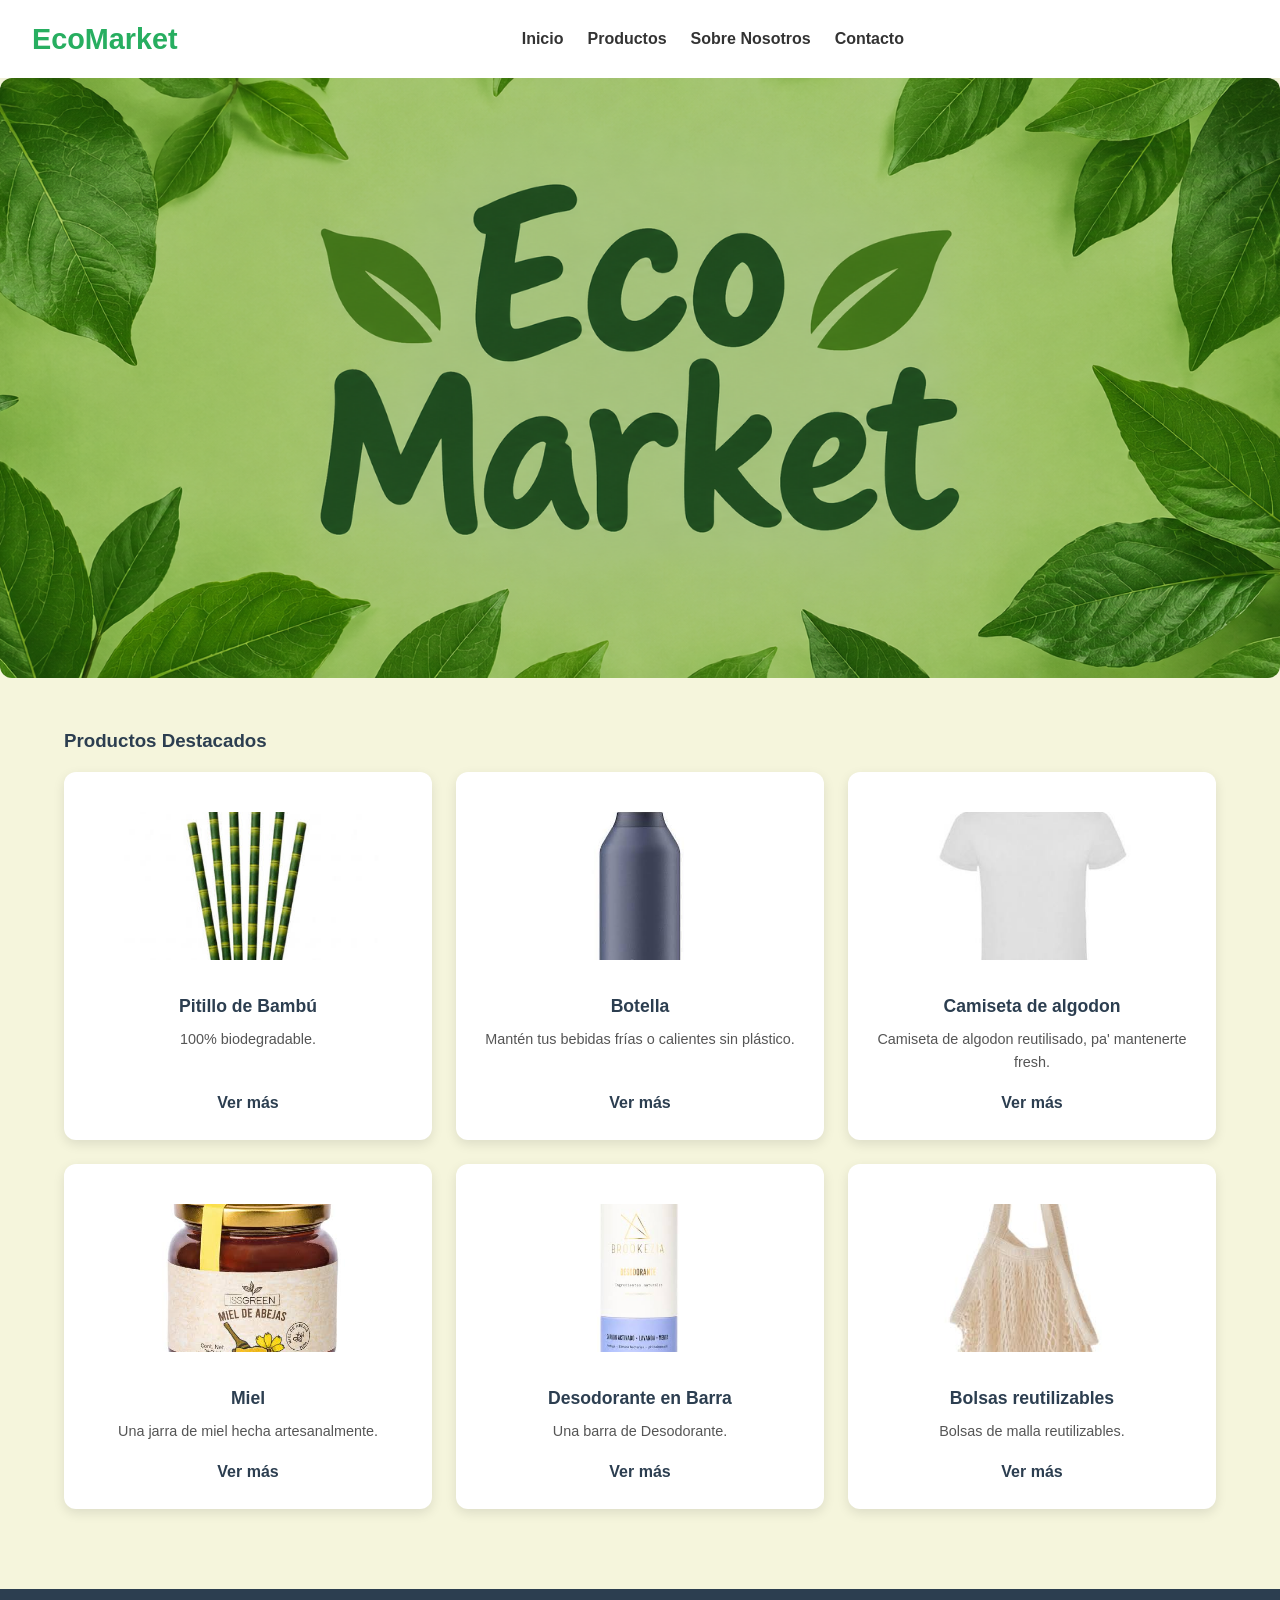
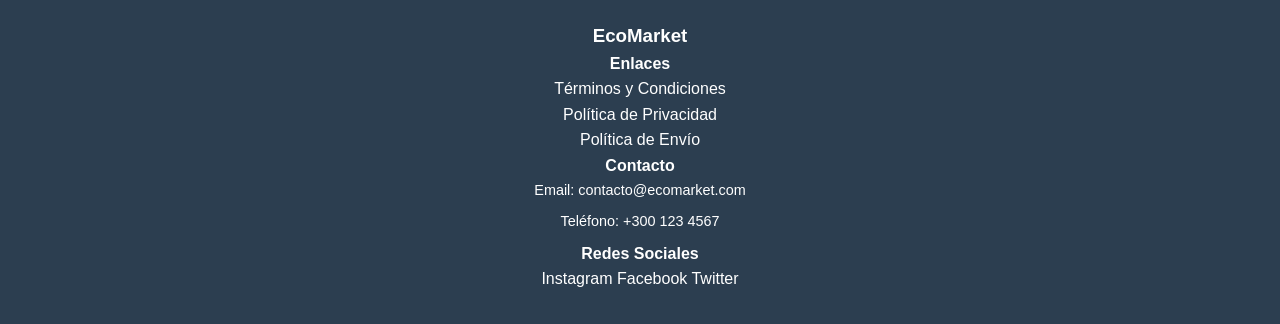
<file: index.html>
<!DOCTYPE html>
<html lang="en">
<head>
    <meta charset="UTF-8">
    <meta name="viewport" content="width=device-width, initial-scale=1.0">
    <title>Eco-market</title>
    <link rel="stylesheet" href="Css/main.css">
    <link rel="stylesheet" href="Css/layout.css">
    <link rel="stylesheet" href="Css/animations.css">
    <link rel="stylesheet" href="Css/components.css">
</head>
<body>
    <header class="site-header">
        <div class="logo">
            <h1>EcoMarket</h1>
        </div>
        <nav class="nav-menu">
            <ul>
                <li><a href="index.html">Inicio</a></li>
                <li><a href="views/products.html">Productos</a></li>
                <li><a href="views/sobre-nosotros.html">Sobre Nosotros</a></li>
                <li><a href="views/contacto.html">Contacto</a></li>
            </ul>
        </nav>
        <div class="header-actions"></div>
    </header>
    <section class="hero-banner-principal">
        <div class="hero-content"></div>
    </section>
    <main class="main-content">
        <section class="featured-products">
            <h3>Productos Destacados</h3>
            
            <div class="products-grid">
                <article class="product-card">
                    <img src="img/products/product1.jpg" alt="Cepillo de bambú">
                    <h4>Pitillo de Bambú</h4>
                    <p>100% biodegradable.</p>
                    <a href="views/products.html" class="button-details">Ver más</a>
                </article>
                <article class="product-card">
                    <img src="img/products/product2.jpg" alt="Botella reutilizable">
                    <h4>Botella</h4>
                    <p>Mantén tus bebidas frías o calientes sin plástico.</p>
                    <a href="views/products.html" class="button-details">Ver más</a>
                </article>
                <article class="product-card">
                    <img src="img/products/product4.png" alt="Camiseta">
                    <h4>Camiseta de algodon</h4>
                    <p>Camiseta de algodon reutilisado, pa' mantenerte fresh.</p>
                    <a href="views/products.html" class="button-details">Ver más</a>
                </article>
                <article class="product-card">
                    <img src="img/products/product7.png" alt="Miel">
                    <h4>Miel</h4>
                    <p>Una jarra de miel hecha artesanalmente.</p>
                    <a href="views/products.html" class="button-details">Ver más</a>
                </article>
                <article class="product-card">
                    <img src="img/products/product8.png" alt="Desodorante">
                    <h4>Desodorante en Barra</h4>
                    <p>Una barra de Desodorante.</p>
                    <a href="views/products.html" class="button-details">Ver más</a>
                </article>
                <article class="product-card">
                    <img src="img/products/product5.png" alt="Bolsas reutilizable">
                    <h4>Bolsas reutilizables</h4>
                    <p>Bolsas de malla reutilizables.</p>
                    <a href="views/products.html" class="button-details">Ver más</a>
                </article>
            </div>
        </section>
    </main>
    <footer class="site-footer">
        <div class="footer-container">
            <div class="footer-col">
                <h3>EcoMarket</h3>
            </div>
            <div class="footer-col">
                <h4>Enlaces</h4>
                <ul>
                    <li><a href="#">Términos y Condiciones</a></li>
                    <li><a href="#">Política de Privacidad</a></li>
                    <li><a href="#">Política de Envío</a></li>
                </ul>
            </div>
            <div class="footer-col">
                <h4>Contacto</h4>
                <p>Email: contacto@ecomarket.com</p>
                <p>Teléfono: +300 123 4567</p>
            </div>
            <div class="footer-col">
                <h4>Redes Sociales</h4>
                <div class="social-links">
                    <a href="#" target="_blank">Instagram</a>
                    <a href="#" target="_blank">Facebook</a>
                    <a href="#" target="_blank">Twitter</a>
                </div>
            </div>
        </div>
    </footer>
</body>
</html>
</file>
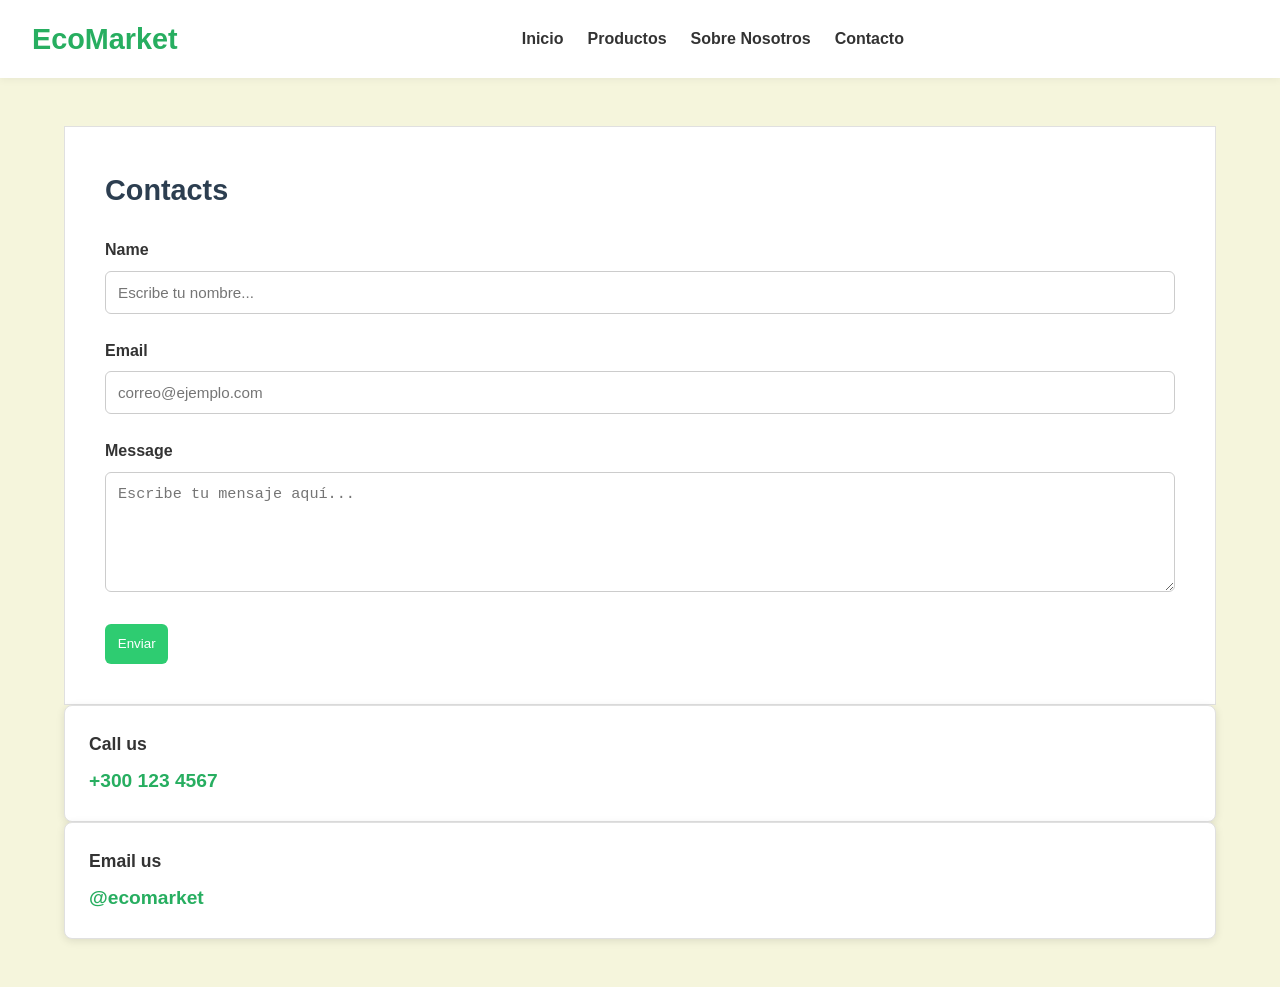
<file: views/contacto.html>
<!DOCTYPE html>
<html lang="es">
<head>
    <meta charset="UTF-8">
    <meta name="viewport" content="width=device-width, initial-scale=1.0">
    <title>EcoMarket - Contacto</title>
    <link rel="stylesheet" href="../Css/main.css">
    <link rel="stylesheet" href="../Css/layout.css">
    <link rel="stylesheet" href="../Css/components.css">
    <link rel="stylesheet" href="../Css/animations.css">
</head>
<body>
    <header class="site-header">
        <div class="logo">
            <h1>EcoMarket</h1>
        </div>
        <nav class="nav-menu">
            <ul>
                <li><a href="../index.html">Inicio</a></li>
                <li><a href="products.html">Productos</a></li>
                <li><a href="sobre-nosotros.html">Sobre Nosotros</a></li>
                <li><a href="contacto.html">Contacto</a></li>

            </ul>
        </nav>
        <div class="header-actions"></div>
    </header>

    <main class="main-content contact-layout">
        <section class="contact-form-card">
            <h2>Contacts</h2>
            <form class="contact-form">
                <div class="form-group">
                    <label for="name">Name</label>
                    <input type="text" id="name" name="name" class="form-input" placeholder="Escribe tu nombre..." required>
                </div>
                <div class="form-group">
                    <label for="email">Email</label>
                    <input type="email" id="email" name="email" class="form-input" placeholder="correo@ejemplo.com" required>
                </div>
                <div class="form-group">
                    <label for="message">Message</label>
                    <textarea id="message" name="message" rows="5" class="form-input form-textarea" placeholder="Escribe tu mensaje aquí..." required></textarea>
                </div>
                <button type="submit" class="btn-submit">Enviar</button>
            </form>
        </section>

        <aside class="contact-info-sidebar">
            <div class="info-card">
                <h3>Call us</h3>
                <p class="info-highlight">+300 123 4567</p>
            </div>
            <div class="info-card">
                <h3>Email us</h3>
                <p class="info-highlight">@ecomarket</p>
            </div>
        </aside>
    </main>
</body>
</html>
</file>
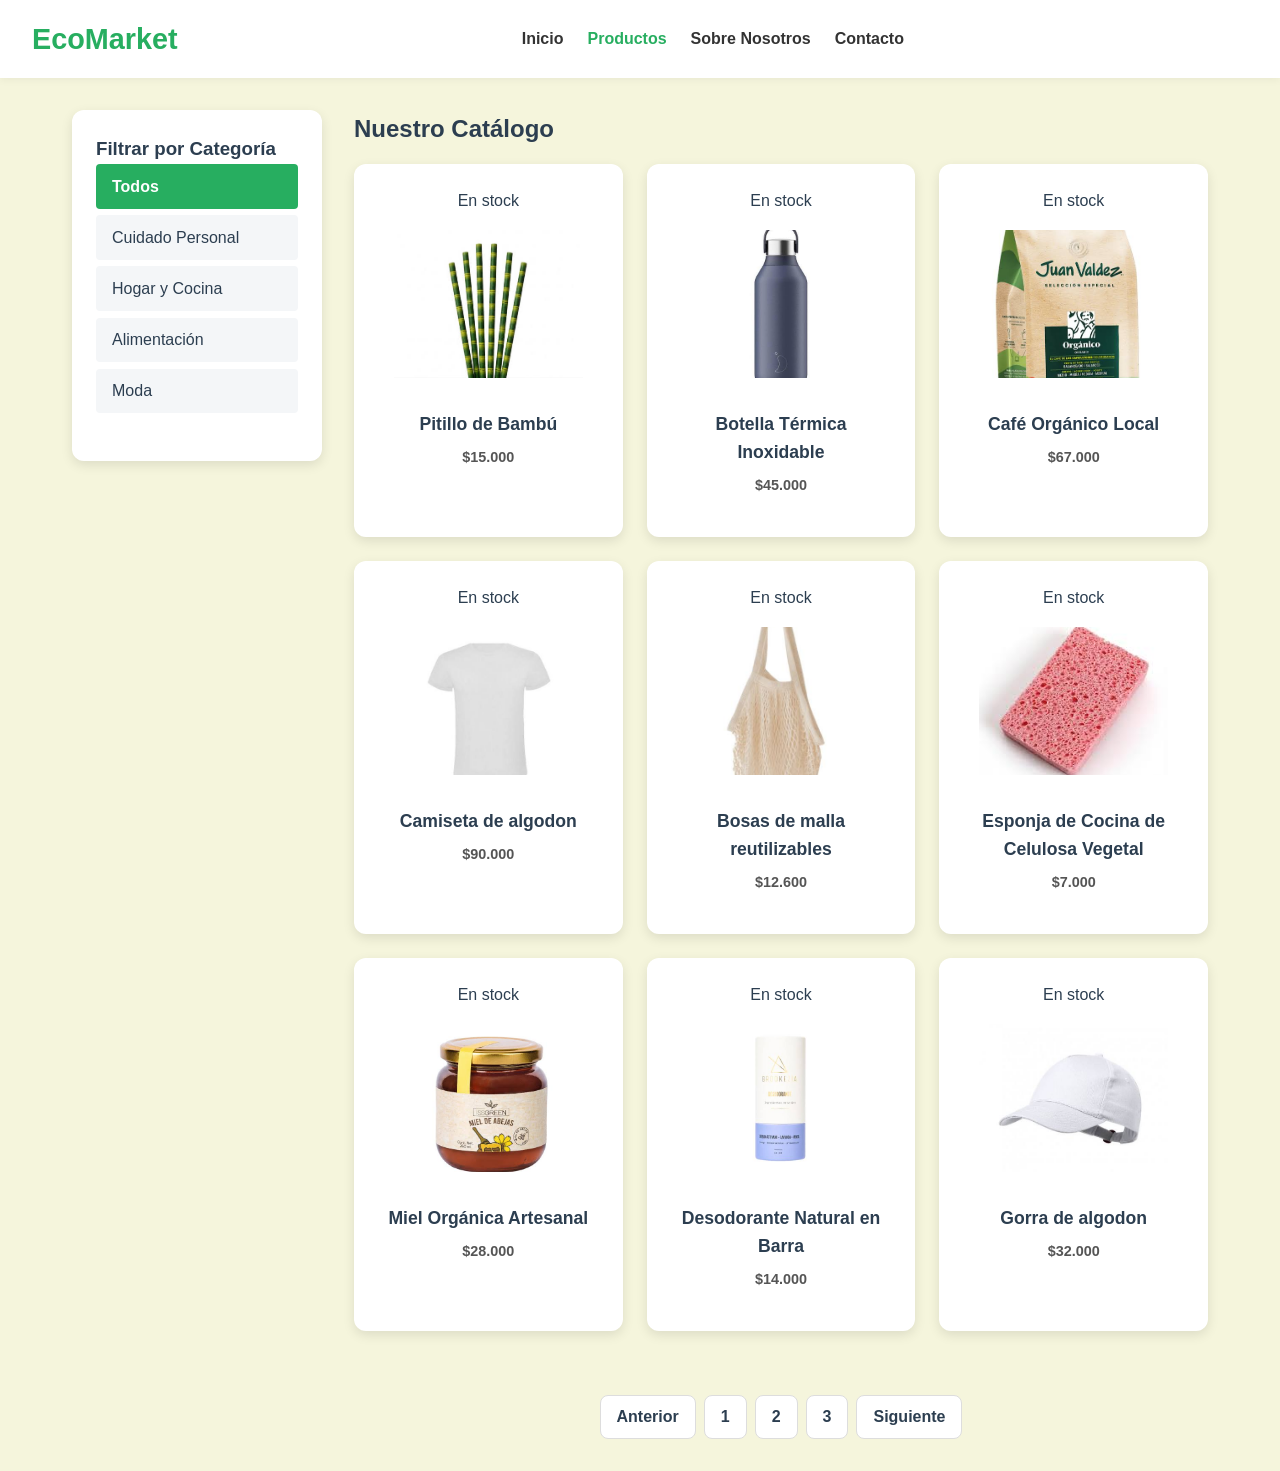
<file: views/products.html>
<!DOCTYPE html>
<html lang="en">
<head>
    <meta charset="UTF-8">
    <meta name="viewport" content="width=device-width, initial-scale=1.0">
    <title>EcoMarket - Productos</title>
    <link rel="stylesheet" href="../Css/main.css">
    <link rel="stylesheet" href="../Css/layout.css">
    <link rel="stylesheet" href="../Css/components.css">
    <link rel="stylesheet" href="../Css/animations.css">
</head>
<body>

    <header class="site-header">
        <div class="logo">
            <h1>EcoMarket</h1>
        </div>
        <nav class="nav-menu">
            <ul>
                <li><a href="../index.html">Inicio</a></li>
                <li><a href="products.html" class="active">Productos</a></li>
                <li><a href="sobre-nosotros.html">Sobre Nosotros</a></li>
                <li><a href="contacto.html">Contacto</a></li>
            </ul>
        </nav>
        <div class="header-actions">

    </header> 
    <main class="main-content catalog-layout">
        <input type="radio" id="cat-todos" name="categoria" checked class="hidden-radio">
        <input type="radio" id="cat-cuidado" name="categoria" class="hidden-radio">
        <input type="radio" id="cat-hogar" name="categoria" class="hidden-radio">
        <input type="radio" id="cat-alimento" name="categoria" class="hidden-radio">
        <input type="radio" id="cat-moda" name="categoria" class="hidden-radio">
        
        <aside class="filters-sidebar">
            <h3>Filtrar por Categoría</h3>
            
            <div class="filter-group">
                <label for="cat-todos" class="filter-label">Todos</label>
                <label for="cat-cuidado" class="filter-label">Cuidado Personal</label>
                <label for="cat-hogar" class="filter-label">Hogar y Cocina</label>
                <label for="cat-alimento" class="filter-label">Alimentación</label>
                <label for="cat-moda" class="filter-label">Moda</label>
            </div>
        </aside>

        <section class="catalog-section">
            <div class="catalog-top-bar">
                <h2>Nuestro Catálogo</h2>
            </div>
            
            <div class="products-grid">

                <article class="product-card item-cuidado">
                    <span class="stock-badge">En stock</span>
                    <img src="../img/products/product1.jpg" alt="Cepillo de bambú">
                    <h4>Pitillo de Bambú</h4>
                    <p class="product-price">$15.000</p>
                </article> 

                <article class="product-card item-hogar">
                    <span class="stock-badge">En stock</span>
                    <img src="../img/products/product2.jpg" alt="Botella reutilizable">
                    <h4>Botella Térmica Inoxidable</h4>
                    <p class="product-price">$45.000</p>
                </article> 

                <article class="product-card item-alimento">
                    <span class="stock-badge">En stock</span>
                    <img src="../img/products/product3.png" alt="Café orgánico">
                    <h4>Café Orgánico Local</h4>
                    <p class="product-price">$67.000</p>
                </article> 

                <article class="product-card item-moda">
                    <span class="stock-badge">En stock</span>
                    <img src="../img/products/product4.png" alt="Camiseta">
                    <h4>Camiseta de algodon</h4>
                    <p class="product-price">$90.000</p>
                </article> 

                <article class="product-card item-hogar">
                    <span class="stock-badge">En stock</span>
                    <img src="../img/products/product5.png" alt="Bolsas reutilizables">
                    <h4>Bosas de malla reutilizables</h4>
                    <p class="product-price">$12.600</p>
                </article> 

                <article class="product-card item-hogar">
                    <span class="stock-badge">En stock</span>
                    <img src="../img/products/product6.png" alt="Esponja">
                    <h4>Esponja de Cocina de Celulosa Vegetal</h4>
                    <p class="product-price">$7.000</p>
                </article> 

                <article class="product-card item-alimento">
                    <span class="stock-badge">En stock</span>
                    <img src="../img/products/product7.png" alt="Miel">
                    <h4>Miel Orgánica Artesanal</h4>
                    <p class="product-price">$28.000</p>
                </article> 

                <article class="product-card item-cuidado">
                    <span class="stock-badge">En stock</span>
                    <img src="../img/products/product8.png" alt="Desodorante">
                    <h4>Desodorante Natural en Barra</h4>
                    <p class="product-price">$14.000</p>
                </article> 

                <article class="product-card item-moda">
                    <span class="stock-badge">En stock</span>
                    <img src="../img/products/product9.png" alt="gorra">
                    <h4>Gorra de algodon</h4>
                    <p class="product-price">$32.000</p>
                </article> 

            </div>

            <nav class="pagination">
                <a href="#" class="page-link">Anterior</a>
                <a href="#" class="page-link">1</a>
                <a href="#" class="page-link">2</a>
                <a href="#" class="page-link">3</a>
                <a href="#" class="page-link">Siguiente</a>
            </nav>
        </section>
</main>

</body>
</html>
</file>
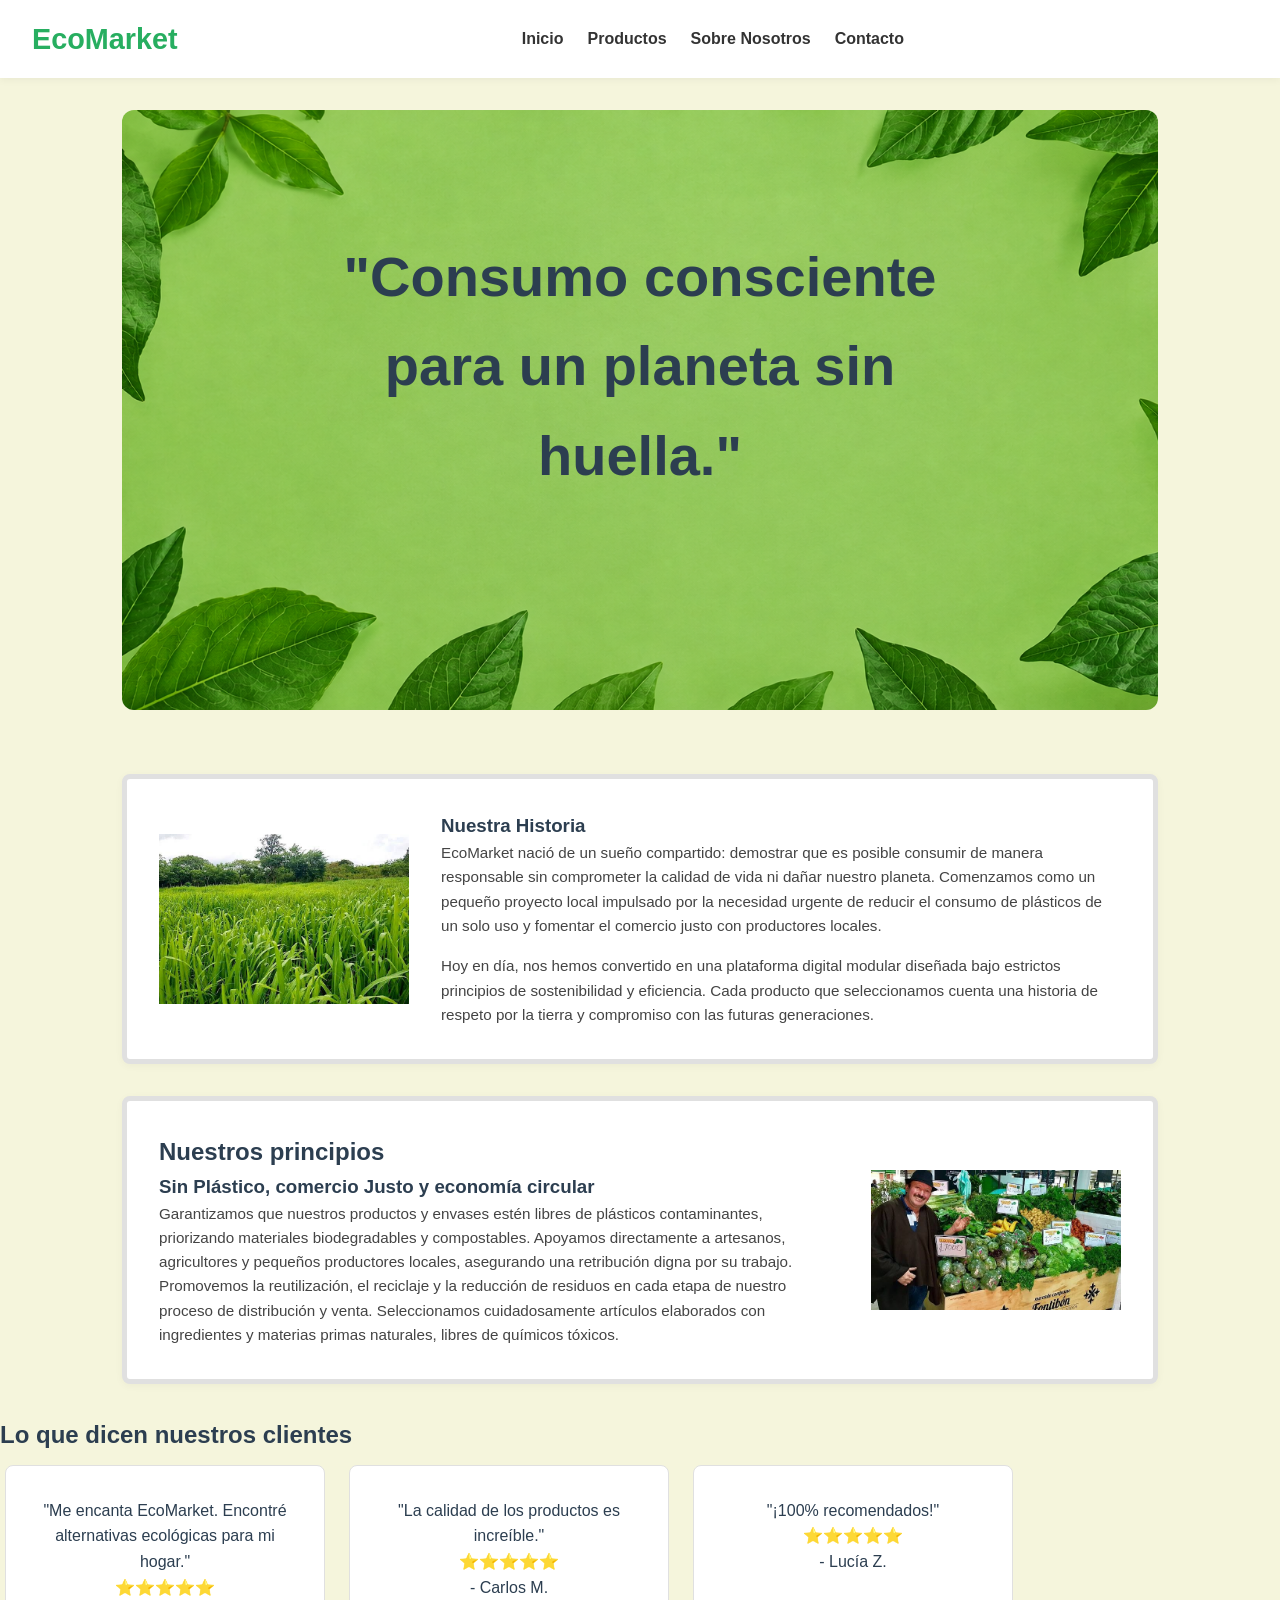
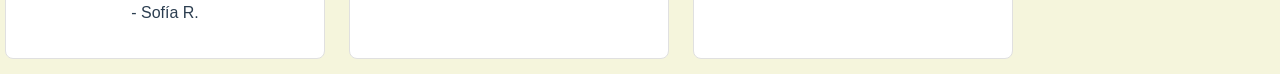
<file: views/sobre-nosotros.html>
<!DOCTYPE html>
<html lang="es">
<head>
    <meta charset="UTF-8">
    <meta name="viewport" content="width=device-width, initial-scale=1.0">
    <title>EcoMarket - Sobre Nosotros</title>
    <link rel="stylesheet" href="../Css/main.css">
    <link rel="stylesheet" href="../Css/layout.css">
    <link rel="stylesheet" href="../Css/components.css">
    <link rel="stylesheet" href="../Css/animations.css">
</head>
<body>
    <header class="site-header">
        <div class="logo">
            <h1>EcoMarket</h1>
        </div>
        <nav class="nav-menu">
            <ul>
                <li><a href="../index.html">Inicio</a></li>
                <li><a href="products.html">Productos</a></li>
                <li><a href="sobre-nosotros.html">Sobre Nosotros</a></li>
                <li><a href="contacto.html">Contacto</a></li>

            </ul>
        </nav>
        <div class="header-actions"></div>
    </header>

    <main class="main-content about-layout">
        <section class="hero-banner">
            <h3 class="hero-content">"Consumo consciente para un planeta sin huella."</h3>
        </section>

        <section class="about-block left-image">
            <img src="../img/hero/sobre-nosotros.png" alt="imagen about us">
            <div class="about-text-content">
                <h3>Nuestra Historia</h3>
                <p>EcoMarket nació de un sueño compartido: demostrar que es posible consumir de manera responsable sin comprometer la calidad de vida ni dañar nuestro planeta. Comenzamos como un pequeño proyecto local impulsado por la necesidad urgente de reducir el consumo de plásticos de un solo uso y fomentar el comercio justo con productores locales.</p>
                <p>Hoy en día, nos hemos convertido en una plataforma digital modular diseñada bajo estrictos principios de sostenibilidad y eficiencia. Cada producto que seleccionamos cuenta una historia de respeto por la tierra y compromiso con las futuras generaciones.</p>
            </div>
        </section>


        <section class="about-block right-image">
            
            <div class="about-text-content">
                <h2>Nuestros principios</h2>
                <h3>Sin Plástico, comercio Justo y economía circular</h3>
                <p>Garantizamos que nuestros productos y envases estén libres de plásticos contaminantes, priorizando materiales biodegradables y compostables. Apoyamos directamente a artesanos, agricultores y pequeños productores locales, asegurando una retribución digna por su trabajo. Promovemos la reutilización, el reciclaje y la reducción de residuos en cada etapa de nuestro proceso de distribución y venta. Seleccionamos cuidadosamente artículos elaborados con ingredientes y materias primas naturales, libres de químicos tóxicos.</p>
            </div>
            <img src="../img/hero/principios.png" alt="imagen about us">
        </section>
    </main>
    <section class="testimonials-section">
            <h2>Lo que dicen nuestros clientes</h2>
            <div class="testimonial-carousel">
                <div class="testimonial-card">
                    <p class="testimonial-comment">"Me encanta EcoMarket. Encontré alternativas ecológicas para mi hogar."</p>
                    <div class="testimonial-rating">⭐⭐⭐⭐⭐</div>
                    <span class="testimonial-author">- Sofía R.</span>
                </div>
                <div class="testimonial-card">
                    <p class="testimonial-comment">"La calidad de los productos es increíble."</p>
                    <div class="testimonial-rating">⭐⭐⭐⭐⭐</div>
                    <span class="testimonial-author">- Carlos M.</span>
                </div>
                <div class="testimonial-card">
                    <p class="testimonial-comment">"¡100% recomendados!"</p>
                    <div class="testimonial-rating">⭐⭐⭐⭐⭐</div>
                    <span class="testimonial-author">- Lucía Z.</span>
                </div>
            </div>
    </section>
</body>
</html>
</file>
<file: Css/main.css>
/* main-Reset, variables, tipografía como se utilizara todo*/
:root {
  --primary-color: #2ecc71;
  --primary-dark: #27ae60;
  --bg-light: #f5f5dc;
  --text-color: #2c3e50;
  --text-muted: #7f8c8d;
  --white: #ffffff;
  --shadow-color: rgba(0, 0, 0, 0.1);
  
  

  --font-family: 'Segoe UI', Tahoma, Geneva, Verdana, sans-serif;
  --border-radius: 12px;
  --transition-fast: 0.3s ease;
}

* {
  margin: 0;
  padding: 0;
  box-sizing: border-box;
}

body {
  font-family: var(--font-family);
  background-color: var(--bg-light);
  color: var(--text-color);
  line-height: 1.6;
}

a {
  text-decoration: none;
  color: inherit;
}

ul {
  list-style: none;
}

img {
  max-width: 100%;
  height: auto;
  display: block;
}
</file>
<file: Css/layout.css>
/* layout-Header, Footer, Grid systems*/
/* main */
.site-header {
  display: flex;
  justify-content: space-between;
  align-items: center;
  padding: 1rem 2rem;
  background-color: var(--white, #ffffff);
  box-shadow: 0 2px 8px rgba(0, 0, 0, 0.05);
}

.nav-menu ul {
  display: flex;
  gap: 1.5rem;
  list-style: none; 
  margin: 0;
  padding: 0;
}

.nav-menu a {
  text-decoration: none;
  font-weight: 600;
  color: #333333;
}


.main-content, 
.featured-section {
  max-width: 1200px;
  margin: 0 auto;       
  padding: 2rem;        
}

.featured-section h2, 
.section-title {
  font-size: 2rem;
  font-weight: 700;
  color: #2c3e50;
  margin-bottom: 1.5rem;
}


.logo h1 {
  color: var(--primary-dark);
  font-size: 1.8rem;
  font-weight: bold;
}

.nav-menu ul {
  display: flex;
  gap: 1.5rem;
}


.header-actions {
  display: flex;
  gap: 1rem;
}




.hero-banner {
  background-image: url('../img/hero/hero.jpg'); 
  background-size: cover; 
  background-position: center; 
  background-repeat: no-repeat; 
  min-height: 600px; 
  display: flex;
  justify-content: center; 
  padding: 3rem;
  border-radius: var(--border-radius, 8px);
  margin-bottom: 2rem; 
}

.product-card {
  background-color: var(--white);
  border-radius: 8px;
  overflow: hidden; 
  box-shadow: 0 2px 8px rgba(0, 0, 0, 0.06);
  display: flex;
  flex-direction: column;
  height: 100%;
}

.product-card img {
  max-width: 100%;
  height: 220px; 
  object-fit: contain; 
  padding: 1rem;
  background-color:var(--white)
}

.product-card-body,
.product-card-content {
  padding: 1.2rem;
  display: flex;
  flex-direction: column;
  flex-grow: 1; 
}

.product-card h4,
.product-card h3 {
  font-size: 1.1rem;
  font-weight: 700;
  color: #2c3e50;
  margin-bottom: 0.5rem;
}

.product-card p {
  font-size: 0.9rem;
  color: #555555;
  margin-bottom: 1rem;
  flex-grow: 1; 
}

.product-card a {
  color: var(--text-color);
  font-weight: 600;
  text-decoration: none;
}

.main-content {
  max-width: 1200px;
  margin: 3rem auto;
  padding: 0 1.5rem;
}


.filters-sidebar {
  background-color: var(--white);
  padding: 1.5rem;
  border-radius: var(--border-radius);
  box-shadow: 0 4px 12px var(--shadow-color);
  height: fit-content;
}

.filter-group {
  margin-bottom: 1.5rem;
}

.filter-group h4 {
  margin-bottom: 0.5rem;
  color: var(--primary-dark);
}

.products-grid {
  display: grid;
  grid-template-columns: 1fr;
  gap: 1.5rem;
}

.pagination {
  display: flex;
  justify-content: center;
  gap: 0.5rem;
  margin-top: 3rem;
}

.page-link {
  padding: 0.5rem 1rem;
  background-color: var(--white);
  border: 1px solid #ddd;
  border-radius: 8px;
  color: var(--text-color);
  font-weight: 600;
}

.page-link.active,
.page-link:hover {
  background-color: var(--primary-color);
  color: var(--white);
  border-color: var(--primary-color);
}
.catalog-layout {
  display: grid;
  grid-template-columns: 260px 1fr; /* 260px para los filtros, el resto (1fr) para los productos */
  gap: 2rem;
  padding: 2rem;
  align-items: start;
  max-width: 1200px;
  margin: 0 auto;
}

@media (min-width: 1024px) {
  .catalog-layout {
    grid-template-columns: 250px 1fr;
  }

  .filters-sidebar {
    position: sticky;
    top: 5rem;
  }

  .products-grid {
    grid-template-columns: repeat(3, 1fr);
  }
}

.featured-products-grid,
.products-grid {
  display: grid;
  grid-template-columns: repeat(auto-fit, minmax(250px, 1fr));
  gap: 2rem;
  padding: 1rem 0;
}


/*BASE PARA CELULARES (Se aplica por defecto a pantallas pequeñas) */
.products-grid {
  display: grid;
  grid-template-columns: 1fr; /* Una sola columna para que encaje perfecto en el celular */
  gap: 1.5rem;
}

/*celulares*/
@media (max-width: 768px) {
  /* El header pasa a organizarse en columna para que el menú no se amontone */
  .site-header {
    flex-direction: column;
    gap: 1rem;
    padding: 1rem;
    text-align: center;
  }


  .nav-menu ul {
    flex-direction: column;
    gap: 0.8rem;
  }


  .hero-banner {
    min-height: 300px;
    padding: 1.5rem;
  }

  /* Las tarjetas de productos se acomodan a una sola columna o se ajustan mejor */
  .featured-products-grid,
  .products-grid {
    grid-template-columns: 1fr; 
    padding: 0 1rem;
  }
}



/* 3. ESCRITORIO / COMPUTADOR (Se activa en pantallas mayores a 1024px) */
@media (min-width: 1024px) {
  .products-grid {
    grid-template-columns: repeat(3, 1fr); /* Se expande a 3 columnas */
  }
}

@media (min-width: 1024px) {
  .products-grid {
    grid-template-columns: repeat(3, 1fr); /* 3 columnas en escritorio */
  }
}


.site-footer {
  background-color: var(--text-color);
  color: var(--white);
  text-align: center;
  padding: 2rem 1rem;
  margin-top: 4rem;
}

.site-footer p {
  margin-bottom: 0.5rem;
  font-size: 0.9rem;
}

/* Layout Sobre Nosotros */
.about-layout {
  max-width: 1100px;
  margin: 0 auto;
  padding: 2rem;
  display: flex;
  flex-direction: column;
  gap: 2rem;
}

.about-block {
  display: grid;
  gap: 2rem;
  align-items: center;
}

.about-block.left-image {
  grid-template-columns: 250px 1fr;
}

.about-block.right-image {
  grid-template-columns: 1fr 250px;
}

@media (max-width: 600px) {
  .about-block.left-image,
  .about-block.right-image {
    grid-template-columns: 1fr;
  }

  .about-block.right-image .about-image-placeholder {
    grid-row: 1;
  }
}
.story-image {
  flex: 1;
  background-color: #f4f6f8;
  height: 250px;
  border-radius: 6px;
  display: flex;
  align-items: center;
  justify-content: center;
  color: #888888;
  border: 1px dashed #cccccc;
  font-weight: 500;
}
.testimonial-carousel {
  display: flex;
  gap: 1.5rem;
  overflow-x: auto;
  padding-bottom: 1rem;
  padding: 10px 5px 15px 5px;
  scroll-snap-type: x mandatory;
  scrollbar-width: thin;
}

.testimonial-card {
  flex: 0 0 320px;
  scroll-snap-align: start;
  background-color: #ffffff;
  padding: 2rem;
  border-radius: 8px;
  border: 1px solid #e0e0e0;
  display: flex;
  flex-direction: column;
  align-items: center;
  text-align: center;
}
@media (max-width: 600px) {
  .story-section {
    flex-direction: column;
  }
  .story-image {
    width: 100%;
    height: 180px;
  }
}
</file>
<file: Css/animations.css>
.btn-details:hover {
  background-color: var(--primary-dark);
  color: var(--white);
}
.filter-label {
    transition: background-color 0.2s ease, color 0.2s ease;
}
/* animaciones contacto*/
.btn-submit {
  transition: background-color 0.3s ease, transform 0.2s ease;
}

.nav-menu a.active,
.nav-menu a:hover {
  color: var(--primary-dark);
}

.btn-submit:hover {
  background-color: var(--primarly-dark);
  transform: translateY(-2px);
}

.form-input:not(:placeholder-shown),
.form-textarea:not(:placeholder-shown) {
  border-color: #d32f2f; /* Rojo */
  box-shadow: 0 0 0 3px rgba(211, 47, 47, 0.1); 
}

.form-input:focus:valid {
  outline: none;
  border-color: var(--primary-color);
  box-shadow: 0 0 0 3px rgba(46, 125, 50, 0.15);
}
.principle-card,
.testimonial-card,
.story-section {
  transition: transform 0.3s ease, box-shadow 0.3s ease;
}

.principle-card:hover,
.testimonial-card:hover,
.story-section:hover {
  transform: translateY(-5px);
  box-shadow: 0 8px 20px rgba(0, 0, 0, 0.08);
}
</file>
<file: Css/components.css>
/* components */

.hero-banner-principal {
  background-image: url('../img/hero/hero.jpg'); 
  background-size: cover; 
  background-position: center; 
  background-repeat: no-repeat; 
  min-height: 600px; 
  display: flex;
  justify-content: center; 
  padding: 3rem;
  border-radius: var(--border-radius, 8px);
  margin-bottom: 2rem; 
}

.product-card {
  background-color: var(--white);
  border-radius: var(--border-radius);
  padding: 1.5rem;
  text-align: center;
  box-shadow: 0 4px 12px var(--shadow-color);
  

  display: flex;
  flex-direction: column;
  justify-content: space-between;
  position: relative; 
  
  transition: transform var(--transition-fast), box-shadow var(--transition-fast);
}

.product-card img {
  border-radius: calc(var(--border-radius) - 4px);
  height: 180px;
  object-fit: cover;
  margin-bottom: 1rem;
}

.product-card h4 {
  font-size: 1.1rem;
  margin-bottom: 0.5rem;
  color: var(--text-color);
}

.product-price {
  font-weight: bold;
  color: var(--primary-dark);
  font-size: 1.1rem;
  margin-bottom: 1rem;
}


.btn-details {
  display: inline-block;
  background-color: transparent;
  color: var(--primary-dark);
  border: 2px solid var(--primary-dark);
  padding: 0.5rem 1.2rem;
  font-weight: 600;
  border-radius: 20px;
  transition: all var(--transition-fast);
}



/* Ocultar los inputs de radio técnicos */
.hidden-radio {
  display: none;
}


.filter-label {
  display: block;
  padding: 0.6rem 1rem;
  margin-bottom: 0.4rem;
  background-color: #f4f6f8;
  border-radius: 4px;
  cursor: pointer;
  font-weight: 500;
}

.filter-label:hover {
  background-color: #e0e0e0;
}

#cat-todos:checked ~ .filters-sidebar label[for="cat-todos"],
#cat-cuidado:checked ~ .filters-sidebar label[for="cat-cuidado"],
#cat-hogar:checked ~ .filters-sidebar label[for="cat-hogar"], 
#cat-alimento:checked ~ .filters-sidebar label[for="cat-alimento"], 
#cat-moda:checked ~ .filters-sidebar label[for="cat-moda"] {
  background-color: var(--primary-dark);
  color: var(--white);
  font-weight: 600;
}

#cat-cuidado:checked ~ .catalog-section .products-grid .product-card:not(.item-cuidado) {
  display: none;
}

#cat-hogar:checked ~ .catalog-section .products-grid .product-card:not(.item-hogar) {
  display: none;
}

#cat-alimento:checked ~ .catalog-section .products-grid .product-card:not(.item-alimento) {
  display: none;
}

#cat-moda:checked ~ .catalog-section .products-grid .product-card:not(.item-moda) {
  display: none;
}

/* contacto*/
/* Tarjeta principal */
.contact-form-card {
  background-color: #ffffff;
  padding: 2.5rem;
  border: 1px solid #e0e0e0;
}

/* components sobre nosostros*/
.hero-banner {
  background-image: url('../img/hero/hero-sobre-nosotros.jpg'); 
  background-size: cover; 
  background-position: center; 
  background-repeat: no-repeat; 
  

  min-height: 600px; 

  display: flex;
  justify-content: center; 
  align-items: center; 
  padding: 3rem;
  border-radius: var(--border-radius, 8px);
  margin-bottom: 2rem; 
}

.hero-content,.hero-content h3 {

  text-align: center;
  max-width: 600px; 
  color: var(--text-color); 
  font-size: 3.5rem; 
  margin-bottom: 5.5rem; 
  font-weight: 700;
}



.contact-form-card h2 {
  font-size: 1.8rem;
  margin-bottom: 1.5rem;
  color: #2c3e50;
}

.form-group {
  margin-bottom: 1.5rem;
}

.form-group label {
  display: block;
  margin-bottom: 0.5rem;
  font-weight: 600;
  color: #333333;
}

.form-input {
  width: 100%;
  padding: 0.75rem;
  border: 1px solid #cccccc;
  border-radius: 6px;
  font-size: 0.95rem;
  box-sizing: border-box;
}

.form-input:focus {
  outline: none;
  border-color: #2e7d32;
  box-shadow: 0 0 0 3px rgba(46, 125, 50, 0.15);
}

.form-textarea {
  resize: vertical;
  min-height: 120px;
}
.btn-submit {
  background-color: var(--primary-color);
  color: var(--white);
  padding: 0.8rem;
  border-radius: 6px;
  border: none;
}

.info-card {
  background-color: var(--white);
  padding: 1.5rem;
  border: 1px solid #e0e0e0;
  border-radius: 8px;
  box-shadow: 0 2px 8px var(--shadow-color);
}

.info-card h3 {
  font-size: 1.1rem;
  color: #333333;
  margin-bottom: 0.5rem;
}

.info-highlight {
  font-size: 1.2rem;
  font-weight: bold;
  color: var(--primary-dark);
}
.about-hero-card h2 {
  font-size: 2.2rem;
  color: #2c3e50;
  margin-bottom: 0.5rem;
}

.about-tagline {
  font-size: 1.1rem;
  color: #666666;
  margin: 0;
}


.about-block {
  background-color: #ffffff;
  padding: 2rem;
  border: 5px solid #e0e0e0;
  border-radius: 8px;
  box-shadow: 0 2px 8px rgba(0, 0, 0, 0.04);
}



.about-text-content p {
  line-height: 1.6;
  color: #444444;
  margin-bottom: 1rem;
  font-size: 0.95rem;
}

.about-text-content p:last-child {
  margin-bottom: 0;
}
</file>
